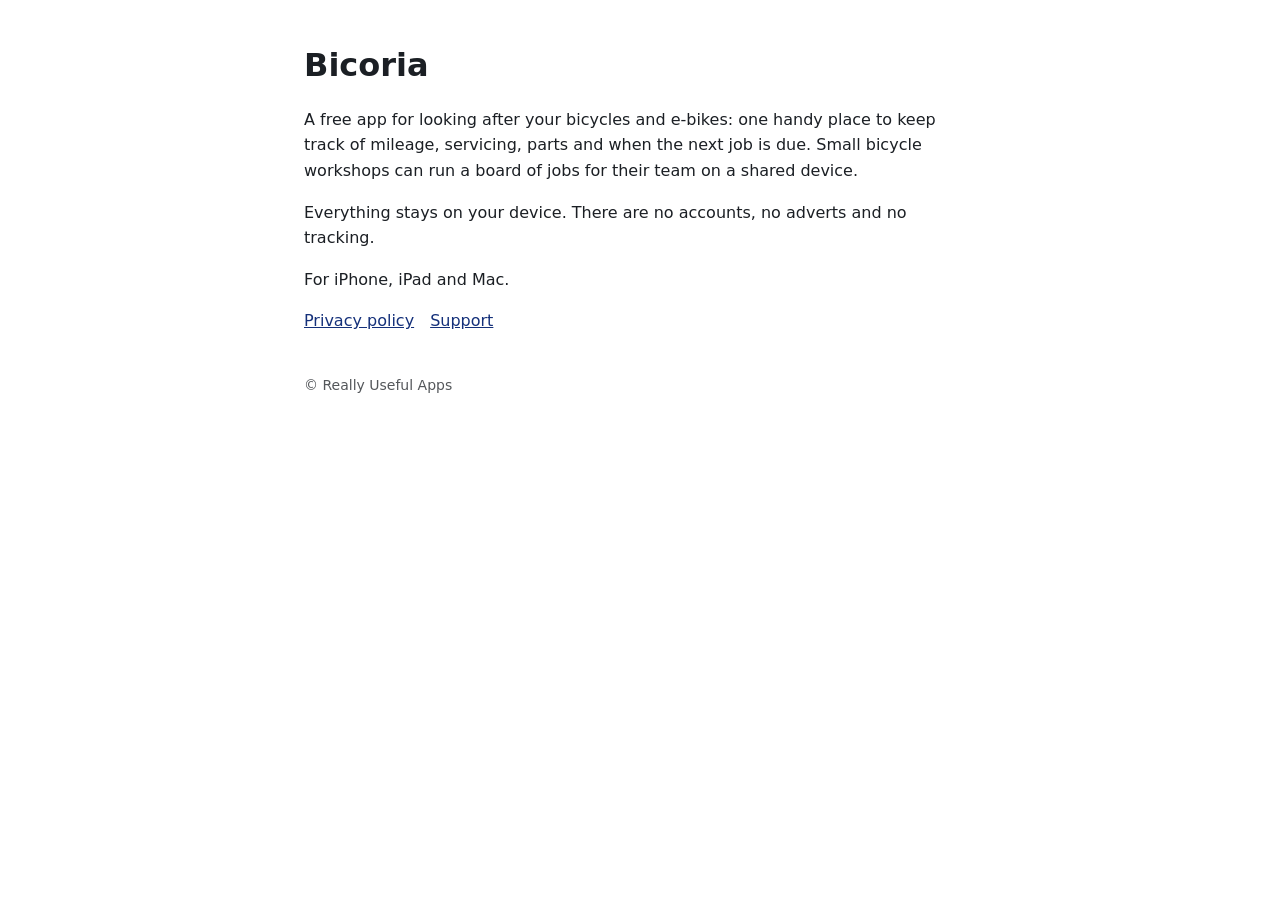
<file: index.html>
<!doctype html>
<html lang="en-GB">
<head>
<meta charset="utf-8">
<meta name="viewport" content="width=device-width, initial-scale=1">
<title>Bicoria: bicycle maintenance and service log</title>
<link rel="stylesheet" href="style.css">
</head>
<body>
<h1>Bicoria</h1>
<p>A free app for looking after your bicycles and e-bikes: one handy place to keep track of mileage, servicing, parts and when the next job is due. Small bicycle workshops can run a board of jobs for their team on a shared device.</p>
<p>Everything stays on your device. There are no accounts, no adverts and no tracking.</p>
<p>For iPhone, iPad and Mac.</p>
<nav><a href="privacy.html">Privacy policy</a><a href="support.html">Support</a></nav>
<footer>&copy; Really Useful Apps</footer>
</body>
</html>
</file>
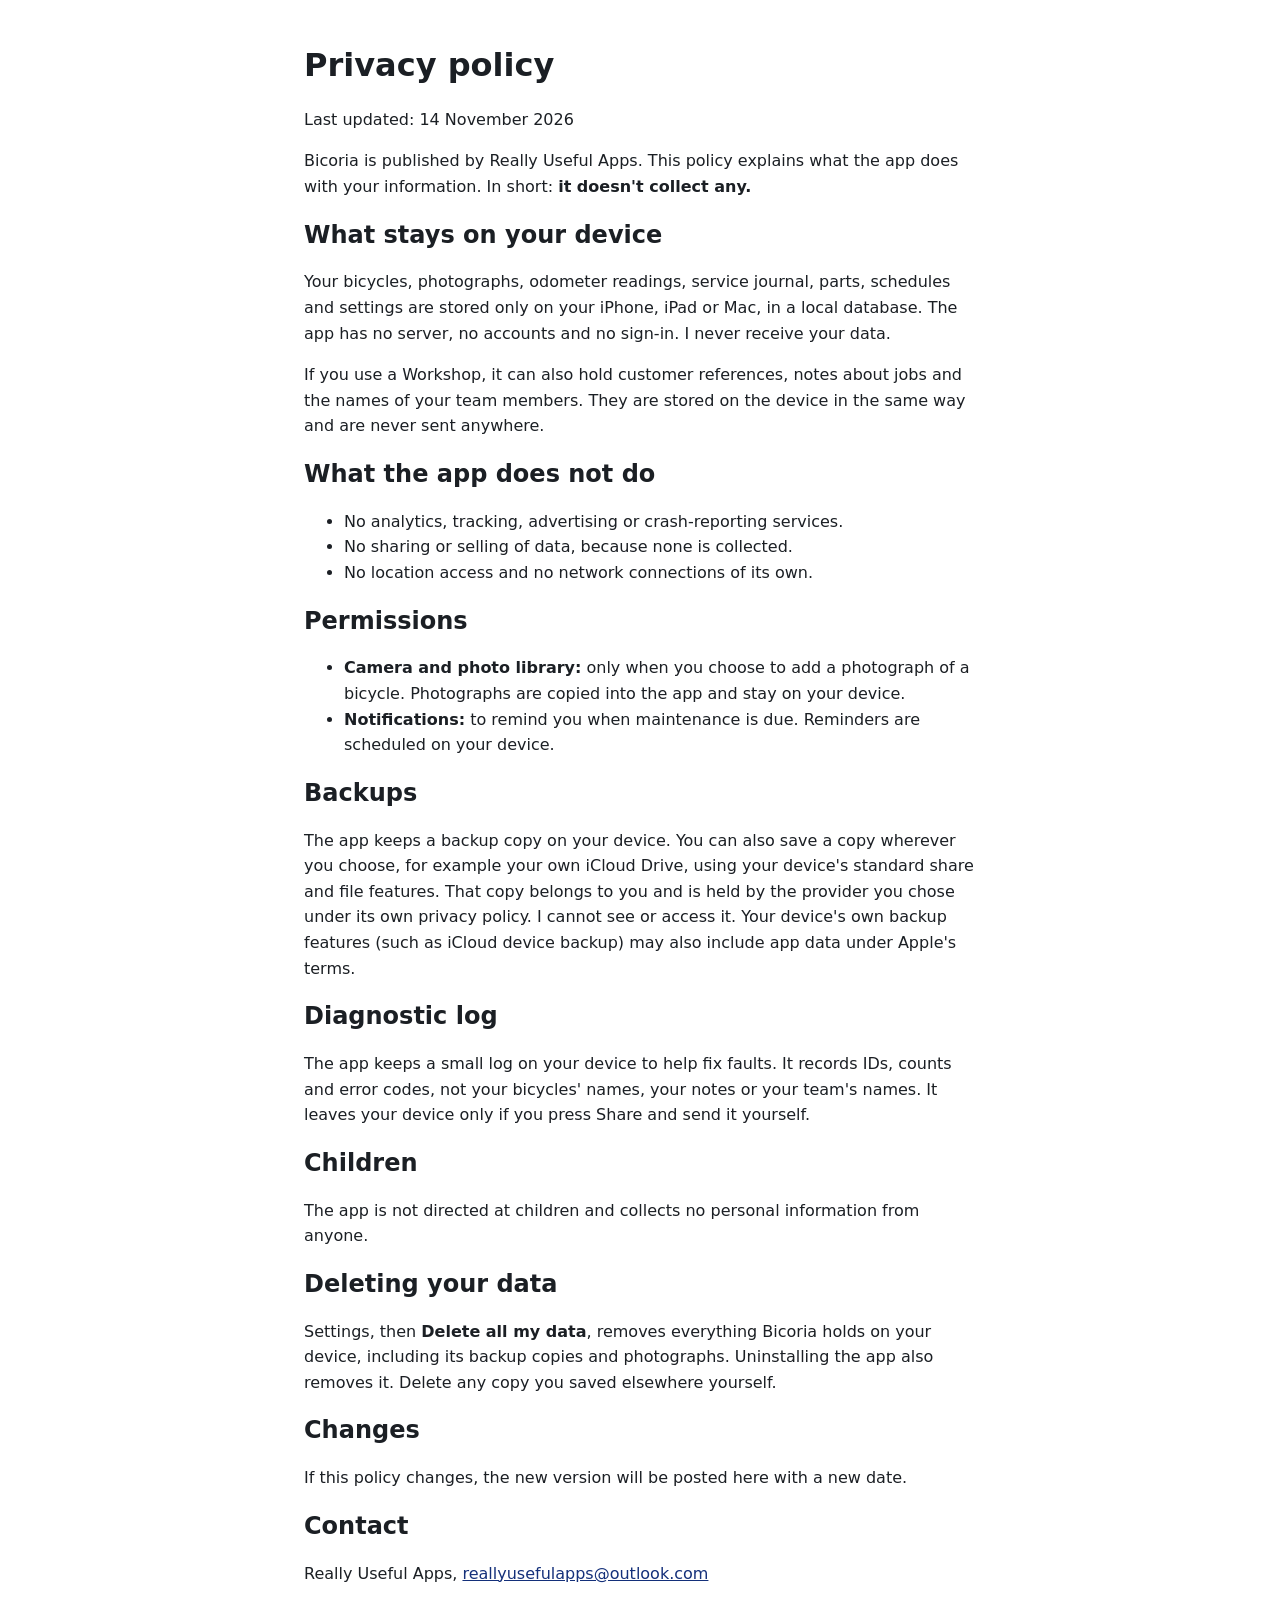
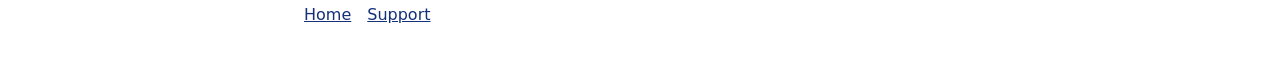
<file: privacy.html>
<!doctype html>
<html lang="en-GB">
<head>
<meta charset="utf-8">
<meta name="viewport" content="width=device-width, initial-scale=1">
<title>Bicoria privacy policy</title>
<link rel="stylesheet" href="style.css">
</head>
<body>
<h1>Privacy policy</h1>
<p>Last updated: 14 November 2026</p>
<p>Bicoria is published by Really Useful Apps. This policy explains what the app does with your information. In short: <strong>it doesn't collect any.</strong></p>

<h2>What stays on your device</h2>
<p>Your bicycles, photographs, odometer readings, service journal, parts, schedules and settings are stored only on your iPhone, iPad or Mac, in a local database. The app has no server, no accounts and no sign-in. I never receive your data.</p>
<p>If you use a Workshop, it can also hold customer references, notes about jobs and the names of your team members. They are stored on the device in the same way and are never sent anywhere.</p>

<h2>What the app does not do</h2>
<ul>
<li>No analytics, tracking, advertising or crash-reporting services.</li>
<li>No sharing or selling of data, because none is collected.</li>
<li>No location access and no network connections of its own.</li>
</ul>

<h2>Permissions</h2>
<ul>
<li><strong>Camera and photo library:</strong> only when you choose to add a photograph of a bicycle. Photographs are copied into the app and stay on your device.</li>
<li><strong>Notifications:</strong> to remind you when maintenance is due. Reminders are scheduled on your device.</li>
</ul>

<h2>Backups</h2>
<p>The app keeps a backup copy on your device. You can also save a copy wherever you choose, for example your own iCloud Drive, using your device's standard share and file features. That copy belongs to you and is held by the provider you chose under its own privacy policy. I cannot see or access it. Your device's own backup features (such as iCloud device backup) may also include app data under Apple's terms.</p>

<h2>Diagnostic log</h2>
<p>The app keeps a small log on your device to help fix faults. It records IDs, counts and error codes, not your bicycles' names, your notes or your team's names. It leaves your device only if you press Share and send it yourself.</p>

<h2>Children</h2>
<p>The app is not directed at children and collects no personal information from anyone.</p>

<h2>Deleting your data</h2>
<p>Settings, then <strong>Delete all my data</strong>, removes everything Bicoria holds on your device, including its backup copies and photographs. Uninstalling the app also removes it. Delete any copy you saved elsewhere yourself.</p>

<h2>Changes</h2>
<p>If this policy changes, the new version will be posted here with a new date.</p>

<h2>Contact</h2>
<p>Really Useful Apps, <a href="mailto:reallyusefulapps@outlook.com">reallyusefulapps@outlook.com</a></p>

<nav><a href="index.html">Home</a><a href="support.html">Support</a></nav>
</body>
</html>
</file>
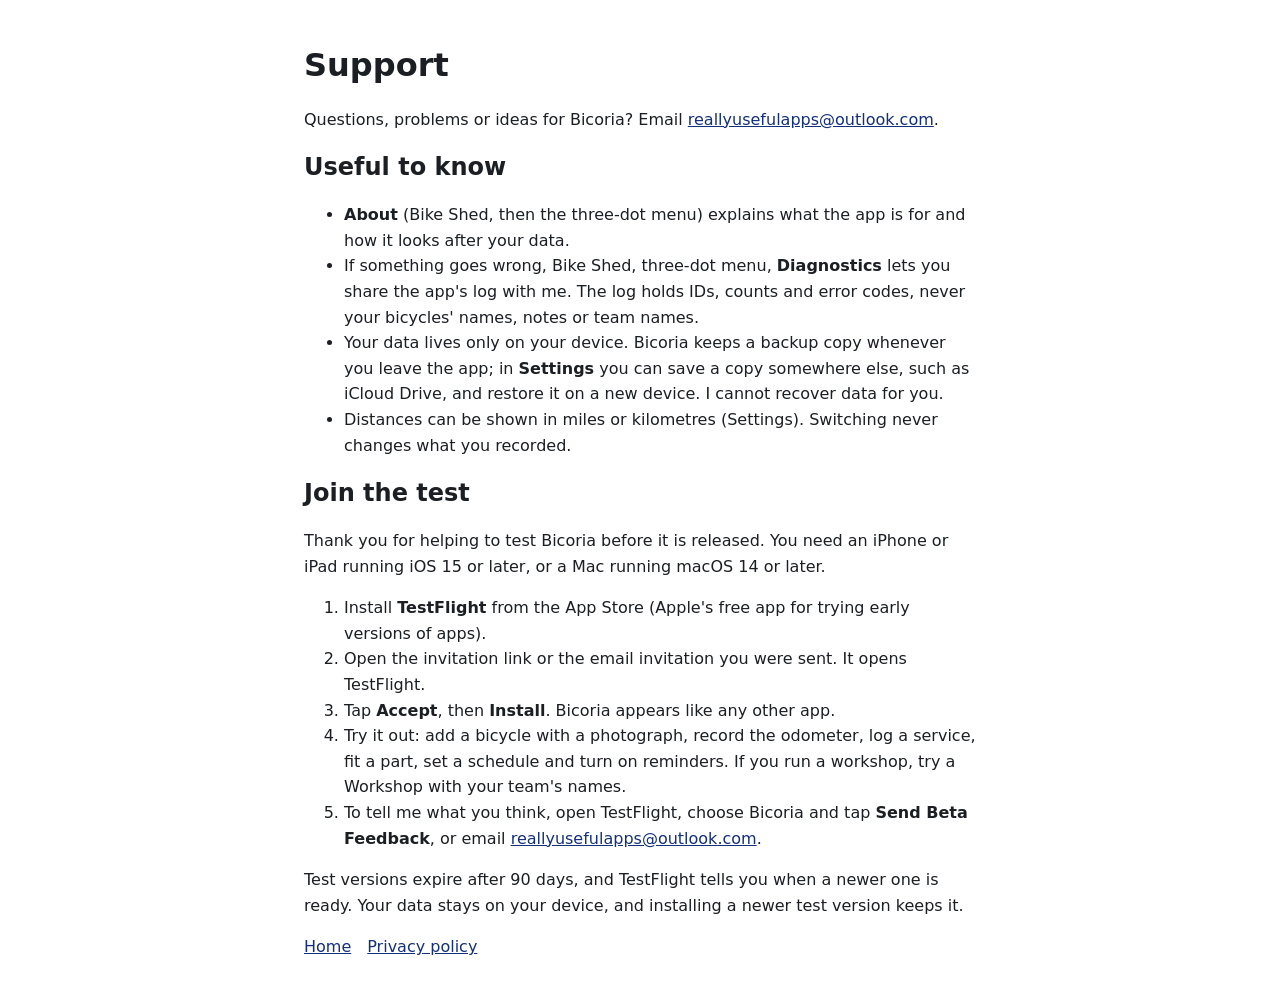
<file: support.html>
<!doctype html>
<html lang="en-GB">
<head>
<meta charset="utf-8">
<meta name="viewport" content="width=device-width, initial-scale=1">
<title>Bicoria support</title>
<link rel="stylesheet" href="style.css">
</head>
<body>
<h1>Support</h1>
<p>Questions, problems or ideas for Bicoria? Email <a href="mailto:reallyusefulapps@outlook.com">reallyusefulapps@outlook.com</a>.</p>
<h2>Useful to know</h2>
<ul>
<li><strong>About</strong> (Bike Shed, then the three-dot menu) explains what the app is for and how it looks after your data.</li>
<li>If something goes wrong, Bike Shed, three-dot menu, <strong>Diagnostics</strong> lets you share the app's log with me. The log holds IDs, counts and error codes, never your bicycles' names, notes or team names.</li>
<li>Your data lives only on your device. Bicoria keeps a backup copy whenever you leave the app; in <strong>Settings</strong> you can save a copy somewhere else, such as iCloud Drive, and restore it on a new device. I cannot recover data for you.</li>
<li>Distances can be shown in miles or kilometres (Settings). Switching never changes what you recorded.</li>
</ul>
<h2>Join the test</h2>
<p>Thank you for helping to test Bicoria before it is released. You need an iPhone or iPad running iOS 15 or later, or a Mac running macOS 14 or later.</p>
<ol>
<li>Install <strong>TestFlight</strong> from the App Store (Apple's free app for trying early versions of apps).</li>
<li>Open the invitation link or the email invitation you were sent. It opens TestFlight.</li>
<li>Tap <strong>Accept</strong>, then <strong>Install</strong>. Bicoria appears like any other app.</li>
<li>Try it out: add a bicycle with a photograph, record the odometer, log a service, fit a part, set a schedule and turn on reminders. If you run a workshop, try a Workshop with your team's names.</li>
<li>To tell me what you think, open TestFlight, choose Bicoria and tap <strong>Send Beta Feedback</strong>, or email <a href="mailto:reallyusefulapps@outlook.com">reallyusefulapps@outlook.com</a>.</li>
</ol>
<p>Test versions expire after 90 days, and TestFlight tells you when a newer one is ready. Your data stays on your device, and installing a newer test version keeps it.</p>
<nav><a href="index.html">Home</a><a href="privacy.html">Privacy policy</a></nav>
</body>
</html>
</file>
<file: style.css>
:root { color-scheme: light dark; --fg: #1b1f24; --bg: #ffffff; --accent: #14307a; }
@media (prefers-color-scheme: dark) { :root { --fg: #e6e8eb; --bg: #14171a; --accent: #ffa06e; } }
body { margin: 0 auto; max-width: 42rem; padding: 1.5rem 1rem 3rem; font: 1rem/1.6 system-ui, sans-serif; color: var(--fg); background: var(--bg); }
a { color: var(--accent); }
h1, h2 { line-height: 1.25; }
nav a { margin-right: 1rem; }
footer { margin-top: 2.5rem; font-size: .875rem; opacity: .75; }
</file>
